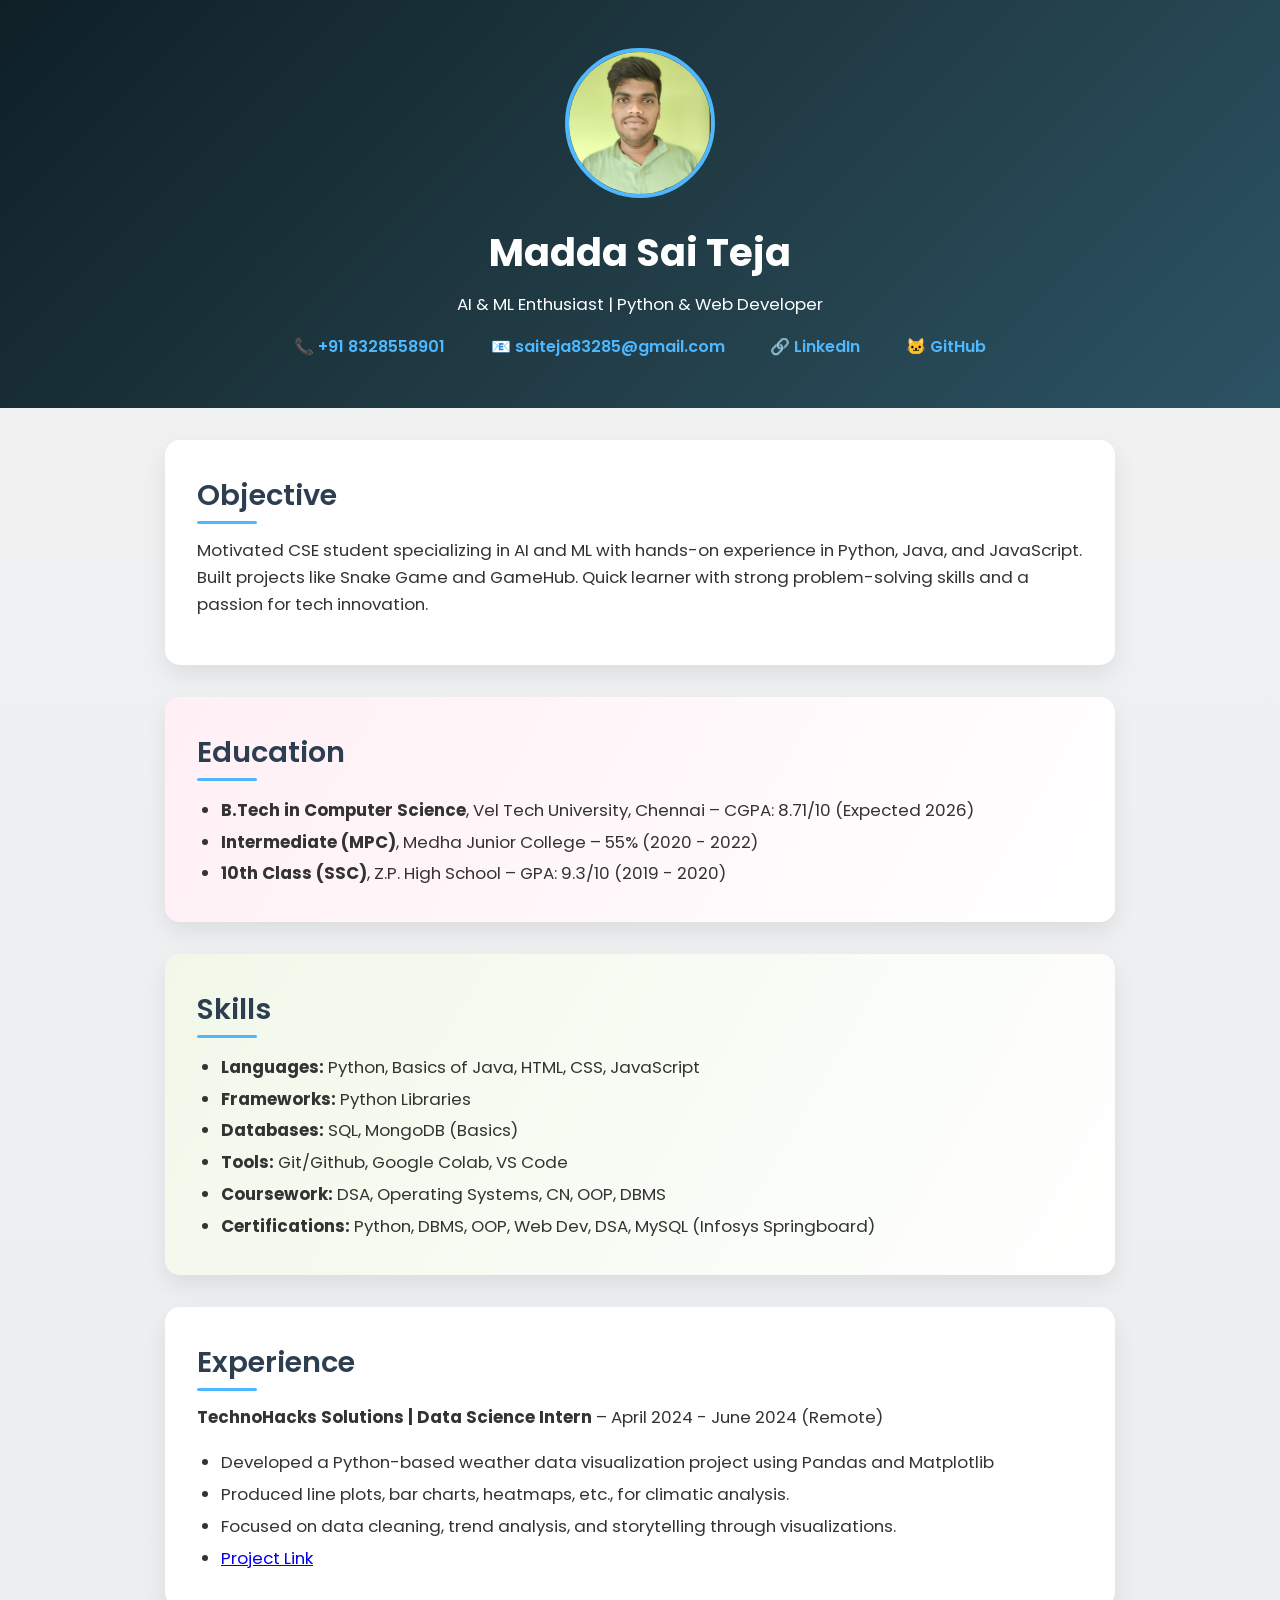
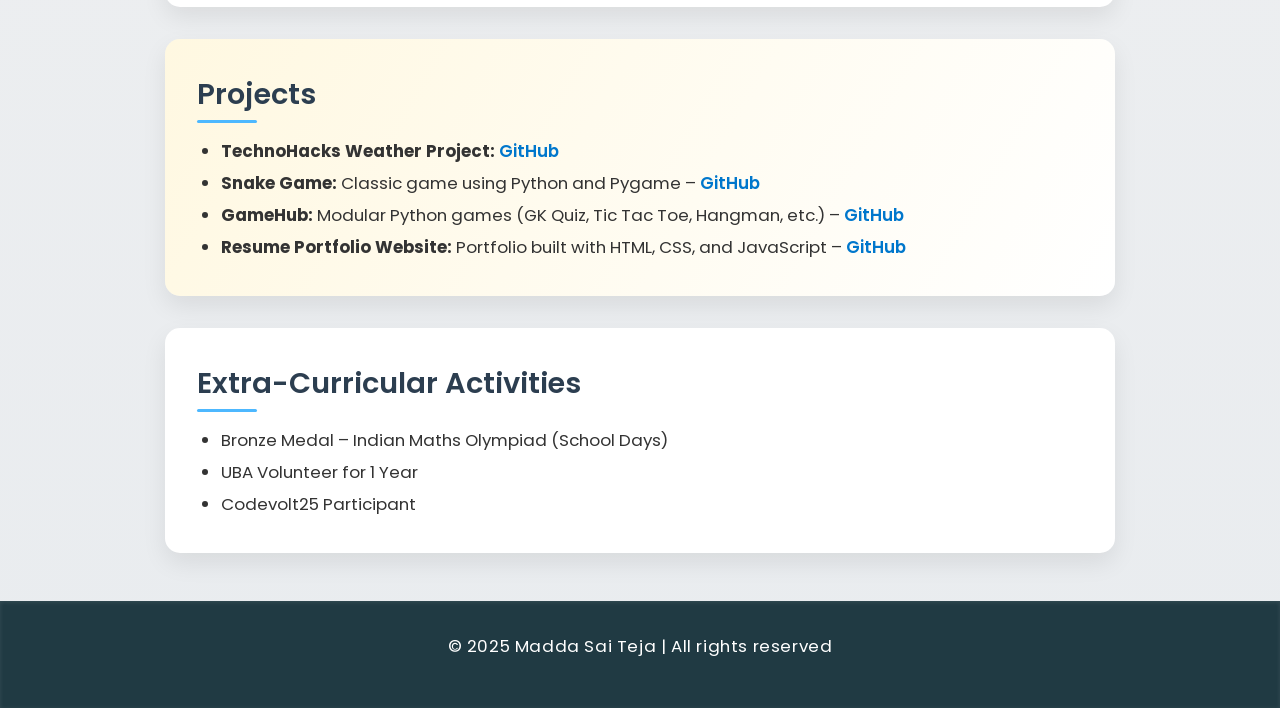
<file: portfolio/index.html>
<!DOCTYPE html>
<html lang="en">
<head>
  <meta charset="UTF-8" />
  <meta name="viewport" content="width=device-width, initial-scale=1.0" />
  <title>Madda Sai Teja | Resume Portfolio</title>
  <link rel="stylesheet" href="style.css" />
</head>
<body>
  <header>
    <div class="container">
      <img src="images/profile.jpg" alt="Profile Photo" class="profile-img" style="object-position: top;" />
      <h1>Madda Sai Teja</h1>
      <p>AI & ML Enthusiast | Python & Web Developer</p>
      <div class="links">
        <a href="tel:+918328558901">📞 +91 8328558901</a>
        <a href="mailto:saiteja83285@gmail.com">📧 saiteja83285@gmail.com</a>
        <a href="https://www.linkedin.com/in/sai-teja-m-4a541b353/" target="_blank">🔗 LinkedIn</a>
        <a href="https://github.com/saiteja8328" target="_blank">🐱 GitHub</a>
      </div>

    </div>
  </header>

  <section class="objective">
    <h2>Objective</h2>
    <p>Motivated CSE student specializing in AI and ML with hands-on experience in Python, Java, and JavaScript. Built projects like Snake Game and GameHub. Quick learner with strong problem-solving skills and a passion for tech innovation.</p>
  </section>

  <section class="education">
    <h2>Education</h2>
    <ul>
      <li><strong>B.Tech in Computer Science</strong>, Vel Tech University, Chennai – CGPA: 8.71/10 (Expected 2026)</li>
      <li><strong>Intermediate (MPC)</strong>, Medha Junior College – 55% (2020 - 2022)</li>
      <li><strong>10th Class (SSC)</strong>, Z.P. High School – GPA: 9.3/10 (2019 - 2020)</li>
    </ul>
  </section>

  <section class="skills">
    <h2>Skills</h2>
    <ul>
      <li><strong>Languages:</strong> Python, Basics of Java, HTML, CSS, JavaScript</li>
      <li><strong>Frameworks:</strong> Python Libraries</li>
      <li><strong>Databases:</strong> SQL, MongoDB (Basics)</li>
      <li><strong>Tools:</strong> Git/Github, Google Colab, VS Code</li>
      <li><strong>Coursework:</strong> DSA, Operating Systems, CN, OOP, DBMS</li>
      <li><strong>Certifications:</strong> Python, DBMS, OOP, Web Dev, DSA, MySQL (Infosys Springboard)</li>
    </ul>
  </section>

  <section class="experience">
    <h2>Experience</h2>
    <p><strong>TechnoHacks Solutions | Data Science Intern</strong> – April 2024 - June 2024 (Remote)</p>
    <ul>
      <li>Developed a Python-based weather data visualization project using Pandas and Matplotlib</li>
      <li>Produced line plots, bar charts, heatmaps, etc., for climatic analysis.</li>
      <li>Focused on data cleaning, trend analysis, and storytelling through visualizations.</li>
      <li><a href="https://github.com/saiteja8328/Technohacks-Project" target="_blank">Project Link</a></li>
    </ul>
  </section>

  <section class="projects">
    <h2>Projects</h2>
    <ul>
      <li><strong>TechnoHacks Weather Project:</strong> <a href="https://github.com/saiteja8328/Technohacks-Project">GitHub</a></li>
      <li><strong>Snake Game:</strong> Classic game using Python and Pygame – <a href="https://github.com/saiteja8328/Snake-Game">GitHub</a></li>
      <li><strong>GameHub:</strong> Modular Python games (GK Quiz, Tic Tac Toe, Hangman, etc.) – <a href="https://github.com/saiteja8328/GameHub/tree/main">GitHub</a></li>
      <li><strong>Resume Portfolio Website:</strong> Portfolio built with HTML, CSS, and JavaScript – <a href="https://github.com/saiteja8328">GitHub</a></li>
    </ul>
  </section>

  <section class="activities">
    <h2>Extra-Curricular Activities</h2>
    <ul>
      <li>Bronze Medal – Indian Maths Olympiad (School Days)</li>
      <li>UBA Volunteer for 1 Year</li>
      <li>Codevolt25 Participant</li>
    </ul>
  </section>

  <footer>
    <p>© 2025 Madda Sai Teja | All rights reserved</p>
  </footer>
</body>
</html>
</file>
<file: portfolio/style.css>
@import url('https://fonts.googleapis.com/css2?family=Poppins:wght@400;600;700&display=swap');

* {
  margin: 0;
  padding: 0;
  box-sizing: border-box;
  scroll-behavior: smooth;
}

body {
  font-family: 'Poppins', sans-serif;
  background: linear-gradient(to bottom, #f2f2f2, #e9ecef);
  color: #333;
  line-height: 1.6;
}

/* Header */
header {
  background: linear-gradient(135deg, #0f2027, #203a43, #2c5364);
  color: white;
  padding: 3rem 1rem;
  text-align: center;
  position: relative;
  overflow: hidden;
}

.profile-img {
  width: 150px;
  height: 150px;
  border-radius: 50%;
  border: 4px solid #4db8ff;
  object-fit: cover;
  margin-bottom: 1rem;
  transition: transform 0.4s ease, box-shadow 0.3s ease;
}

.profile-img:hover {
  transform: scale(1.12);
  box-shadow: 0 0 30px #4db8ff88;
}

h1 {
  font-size: 2.4rem;
  margin-bottom: 0.5rem;
  font-weight: 700;
}

.links a {
  margin: 0 0.7rem;
  color: #4db8ff;
  text-decoration: none;
  font-weight: 600;
  padding: 0.3rem 0.6rem;
  border-radius: 4px;
  transition: all 0.3s ease-in-out;
}

.links a:hover {
  background-color: #00ffff33;
  color: #ffffff;
  box-shadow: 0 0 8px #00ffff88;
}

/* Sections */
section {
  margin: 2rem auto;
  max-width: 950px;
  padding: 2rem;
  border-radius: 15px;
  background: white;
  box-shadow: 0 10px 25px rgba(0,0,0,0.08);
  transition: all 0.4s ease;
  position: relative;
}

section:hover {
  transform: translateY(-6px);
  box-shadow: 0 15px 35px rgba(0,0,0,0.15);
}

/* Unique Background Accents */
.about {
  background: linear-gradient(120deg, #e0f7fa, #ffffff);
}
.education {
  background: linear-gradient(120deg, #fff0f5, #ffffff);
}
.skills {
  background: linear-gradient(120deg, #f1f8e9, #ffffff);
}
.projects {
  background: linear-gradient(120deg, #fff8e1, #ffffff);
}
.extra {
  background: linear-gradient(120deg, #ede7f6, #ffffff);
}

/* Headings with Animated Underline */
h2 {
  font-size: 1.8rem;
  font-weight: 600;
  position: relative;
  margin-bottom: 1.2rem;
  color: #2c3e50;
}

h2::after {
  content: "";
  position: absolute;
  left: 0;
  bottom: -6px;
  width: 60px;
  height: 3px;
  background-color: #4db8ff;
  border-radius: 2px;
  transition: width 0.3s ease;
}

section:hover h2::after {
  width: 100px;
}

/* List and Paragraph Styling */
ul {
  padding-left: 1.5rem;
  font-size: 1.05rem;
  line-height: 1.9;
}

p {
  font-size: 1.05rem;
  margin-bottom: 1rem;
}

/* Projects Links */
.projects a {
  display: inline-block;
  color: #0077cc;
  font-weight: 600;
  text-decoration: none;
  transition: all 0.3s ease;
  position: relative;
}

.projects a::after {
  content: "";
  position: absolute;
  left: 0;
  bottom: -3px;
  width: 0%;
  height: 2px;
  background-color: #ff6600;
  transition: width 0.3s ease-in-out;
}

.projects a:hover::after {
  width: 100%;
}

.projects a:hover {
  color: #ff6600;
}

/* Footer */
footer {
  background: #203a43;
  color: white;
  text-align: center;
  padding: 2rem 1rem;
  font-size: 0.95rem;
  margin-top: 3rem;
  letter-spacing: 0.6px;
  box-shadow: inset 0 1px 4px rgba(255,255,255,0.1);
}
</file>
